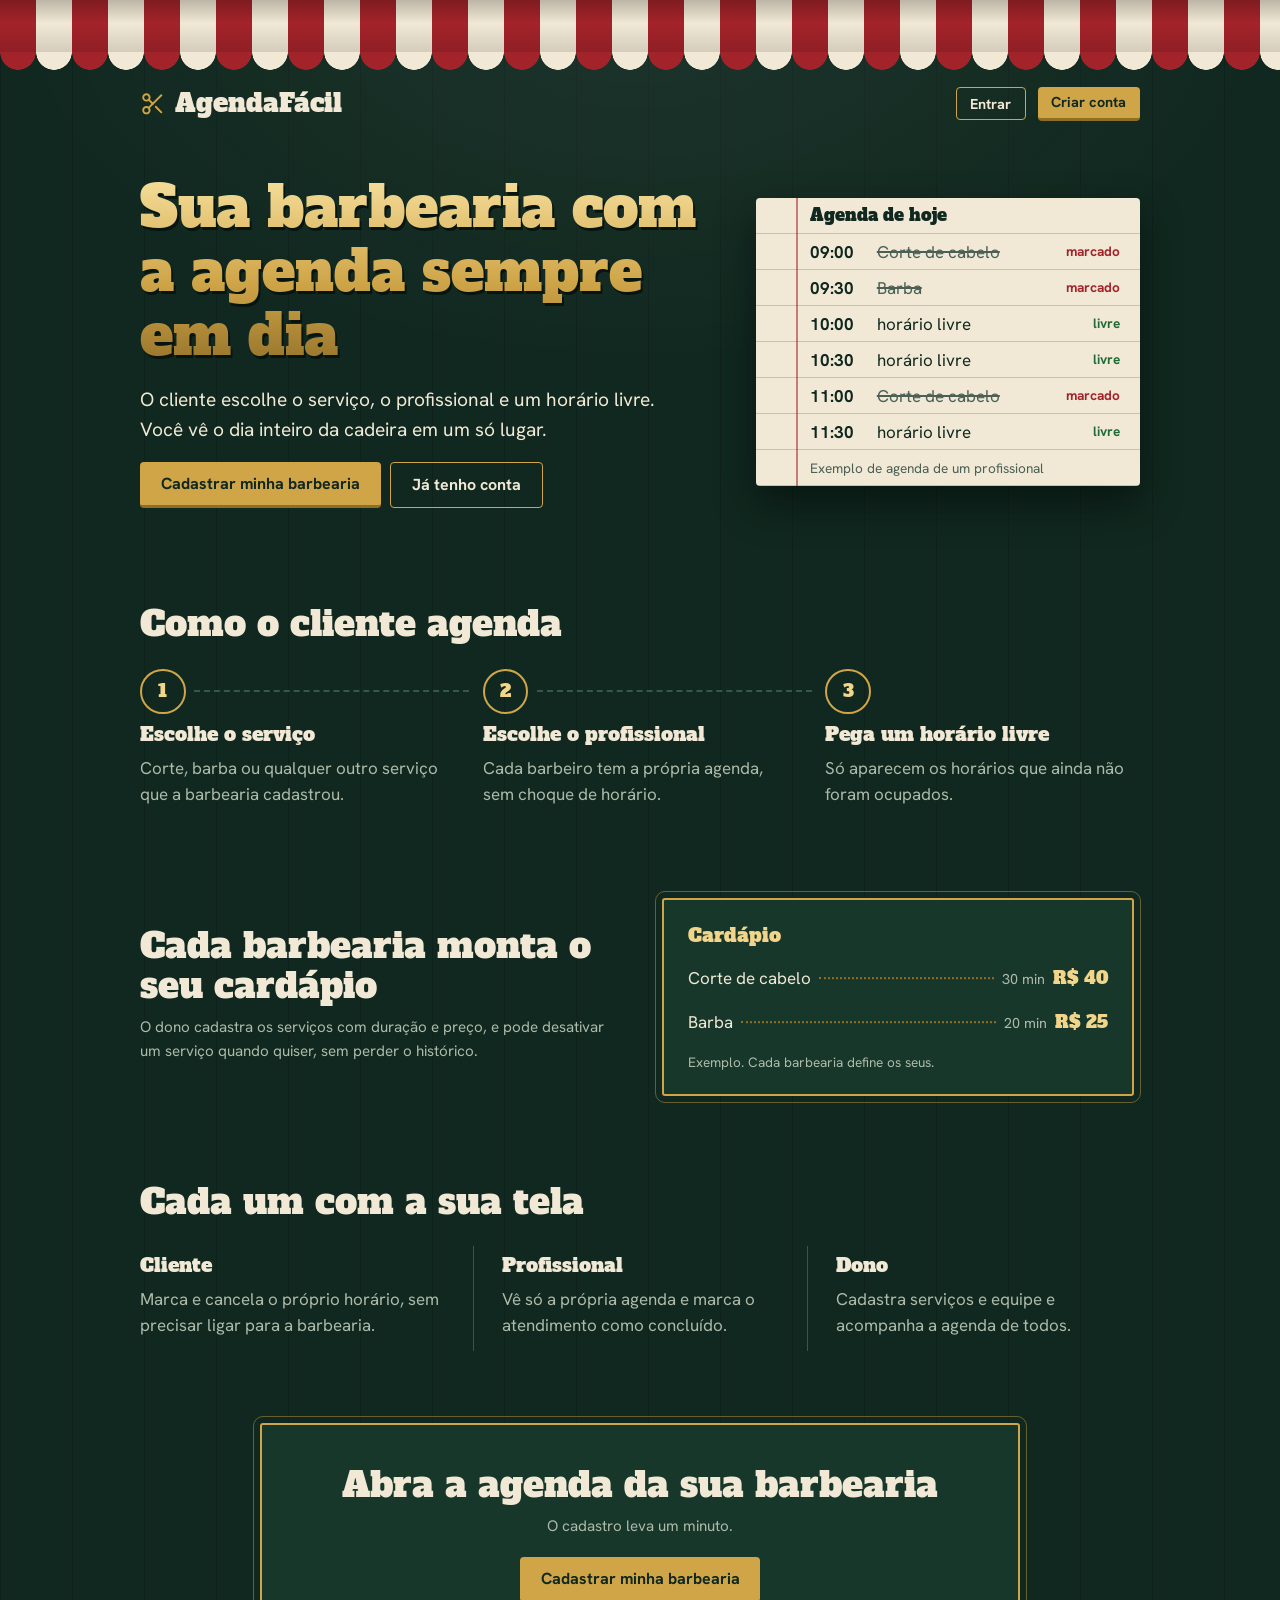
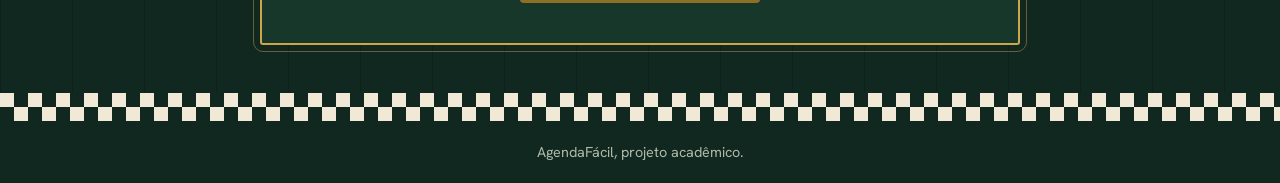
<file: src/main/resources/static/index.html>
<!DOCTYPE html>
<html lang="pt-BR">
<head>
  <meta charset="UTF-8">
  <meta name="viewport" content="width=device-width, initial-scale=1">
  <meta name="theme-color" content="#10281f">
  <title>AgendaFácil · Agenda online para barbearias</title>
  <link rel="preconnect" href="https://fonts.googleapis.com">
  <link rel="preconnect" href="https://fonts.gstatic.com" crossorigin>
  <link href="https://fonts.googleapis.com/css2?family=Alfa+Slab+One&family=Hanken+Grotesk:wght@400;500;600;700&display=swap" rel="stylesheet">
  <link rel="stylesheet" href="css/style.css">
</head>
<body>
  <div class="toldo" aria-hidden="true"></div>

  <header class="nav">
    <a class="marca" href="index.html"><svg class="ico" viewBox="0 0 24 24" aria-hidden="true"><circle cx="6" cy="6" r="3"/><path d="M8.12 8.12 12 12"/><path d="M20 4 8.12 15.88"/><circle cx="6" cy="18" r="3"/><path d="M14.8 14.8 20 20"/></svg><span>AgendaFácil</span></a>
    <nav>
      <a class="btn btn-sec btn-peq" href="login.html">Entrar</a>
      <a class="btn btn-peq" href="cadastro.html">Criar conta</a>
    </nav>
  </header>

  <main>
    <section class="hero">
      <div>
        <h1 class="folha-ouro">Sua barbearia com a agenda sempre em dia</h1>
        <p class="lead">O cliente escolhe o serviço, o profissional e um horário livre. Você vê o dia inteiro da cadeira em um só lugar.</p>
        <div class="form-acoes">
          <a class="btn" href="cadastro.html">Cadastrar minha barbearia</a>
          <a class="btn btn-sec" href="login.html">Já tenho conta</a>
        </div>
      </div>

      <figure class="livro">
        <h3>Agenda de hoje</h3>
        <ul>
          <li class="ocupado"><time>09:00</time><span>Corte de cabelo</span><b>marcado</b></li>
          <li class="ocupado"><time>09:30</time><span>Barba</span><b>marcado</b></li>
          <li><time>10:00</time><span>horário livre</span><b>livre</b></li>
          <li><time>10:30</time><span>horário livre</span><b>livre</b></li>
          <li class="ocupado"><time>11:00</time><span>Corte de cabelo</span><b>marcado</b></li>
          <li><time>11:30</time><span>horário livre</span><b>livre</b></li>
        </ul>
        <figcaption>Exemplo de agenda de um profissional</figcaption>
      </figure>
    </section>

    <section class="secao">
      <h2>Como o cliente agenda</h2>
      <ol class="etapas">
        <li class="etapa"><h3>Escolhe o serviço</h3><p>Corte, barba ou qualquer outro serviço que a barbearia cadastrou.</p></li>
        <li class="etapa"><h3>Escolhe o profissional</h3><p>Cada barbeiro tem a própria agenda, sem choque de horário.</p></li>
        <li class="etapa"><h3>Pega um horário livre</h3><p>Só aparecem os horários que ainda não foram ocupados.</p></li>
      </ol>
    </section>

    <section class="secao secao-dupla">
      <div>
        <h2>Cada barbearia monta o seu cardápio</h2>
        <p class="mudo">O dono cadastra os serviços com duração e preço, e pode desativar um serviço quando quiser, sem perder o histórico.</p>
      </div>
      <div class="cardapio moldura">
        <h3>Cardápio</h3>
        <ul>
          <li><span>Corte de cabelo</span><span class="pontos"></span><span class="duracao">30 min</span><span class="preco">R$ 40</span></li>
          <li><span>Barba</span><span class="pontos"></span><span class="duracao">20 min</span><span class="preco">R$ 25</span></li>
        </ul>
        <p class="mudo">Exemplo. Cada barbearia define os seus.</p>
      </div>
    </section>

    <section class="secao">
      <h2>Cada um com a sua tela</h2>
      <div class="papeis">
        <div class="papel"><h3>Cliente</h3><p>Marca e cancela o próprio horário, sem precisar ligar para a barbearia.</p></div>
        <div class="papel"><h3>Profissional</h3><p>Vê só a própria agenda e marca o atendimento como concluído.</p></div>
        <div class="papel"><h3>Dono</h3><p>Cadastra serviços e equipe e acompanha a agenda de todos.</p></div>
      </div>
    </section>

    <section class="chamada moldura">
      <h2>Abra a agenda da sua barbearia</h2>
      <p class="mudo">O cadastro leva um minuto.</p>
      <div class="form-acoes"><a class="btn" href="cadastro.html">Cadastrar minha barbearia</a></div>
    </section>
  </main>

  <footer>
    <div class="piso" aria-hidden="true"></div>
    <p class="rodape">AgendaFácil, projeto acadêmico.</p>
  </footer>
</body>
</html>
</file>
<file: src/main/resources/static/css/style.css>
/* =====================================================================
   AgendaFácil · tema "barbearia clássica"
   Verde-garrafa de parede revestida, letreiro em folha de ouro,
   toldo listrado, livro de agenda em papel marfim.
   Para usar foto real no topo: veja o comentário em .hero.
   ===================================================================== */

:root {
  --verde: #10281f;        /* verde-garrafa: fundo */
  --verde-2: #17372b;      /* painéis */
  --linha: #35584a;        /* filetes */
  --marfim: #f1e9d6;       /* texto e papel */
  --salvia: #aebaa9;       /* texto secundário */
  --ouro: #cfa548;         /* folha de ouro */
  --ouro-claro: #f0d58a;
  --ouro-escuro: #8f6f24;
  --toldo: #a3232a;        /* vermelho do toldo */
  --ok: #7cc08a;
  --erro: #ee7d73;

  --f-display: "Alfa Slab One", Rockwell, "Roboto Slab", Georgia, serif;
  --f-corpo: "Hanken Grotesk", system-ui, -apple-system, "Segoe UI", Roboto, sans-serif;
}

* { box-sizing: border-box; }
[hidden] { display: none !important; }

html { background: var(--verde); }
body {
  margin: 0;
  font-family: var(--f-corpo);
  font-size: 1.0625rem;
  line-height: 1.55;
  color: var(--marfim);
  min-height: 100vh;
  /* parede revestida em réguas verticais + luz suave vindo do alto */
  background:
    radial-gradient(900px 520px at 50% 0, rgba(255, 255, 255, .06), transparent 70%),
    repeating-linear-gradient(90deg, rgba(0, 0, 0, .14) 0 1px, transparent 1px 72px),
    var(--verde);
}

h1, h2, h3 {
  font-family: var(--f-display);
  font-weight: 400;
  line-height: 1.15;
  margin: 0 0 .6rem;
}
h1 { font-size: clamp(2.2rem, 6vw, 3.5rem); }
h2 { font-size: clamp(1.6rem, 3.6vw, 2.2rem); }
h3 { font-size: 1.2rem; }
p { margin: .3rem 0; }
a { color: var(--ouro-claro); }
.mudo { color: var(--salvia); font-size: .95rem; }

:focus-visible { outline: 3px solid var(--ouro-claro); outline-offset: 2px; }

/* ---------- toldo (elemento de marca) ---------- */
.toldo {
  --larg: 36px;
  position: relative;
  height: 52px;
  transform-origin: top;
  background:
    linear-gradient(180deg, rgba(0, 0, 0, .22), transparent 45%, rgba(0, 0, 0, .12)),
    repeating-linear-gradient(90deg, var(--toldo) 0 var(--larg), var(--marfim) var(--larg) calc(var(--larg) * 2));
  animation: desenrolar .7s cubic-bezier(.2, .8, .2, 1) both;
  z-index: 2;
}
.toldo::after {
  content: "";
  position: absolute; left: 0; right: 0; top: 100%;
  height: calc(var(--larg) / 2);
  background: repeating-linear-gradient(90deg, var(--toldo) 0 var(--larg), var(--marfim) var(--larg) calc(var(--larg) * 2));
  -webkit-mask: radial-gradient(circle at calc(var(--larg) / 2) 0, #000 calc(var(--larg) / 2 - .5px), transparent calc(var(--larg) / 2)) 0 0 / var(--larg) calc(var(--larg) / 2) repeat-x;
          mask: radial-gradient(circle at calc(var(--larg) / 2) 0, #000 calc(var(--larg) / 2 - .5px), transparent calc(var(--larg) / 2)) 0 0 / var(--larg) calc(var(--larg) / 2) repeat-x;
  filter: drop-shadow(0 6px 5px rgba(0, 0, 0, .4));
}
.toldo-fino { --larg: 20px; height: 12px; }
@keyframes desenrolar { from { transform: scaleY(0); } to { transform: scaleY(1); } }

/* ---------- topo ---------- */
.nav {
  display: flex; align-items: center; justify-content: space-between; gap: 1rem; flex-wrap: wrap;
  max-width: 1040px; margin: 0 auto; padding: 2rem 1.25rem .75rem;
}
.marca {
  display: inline-flex; align-items: center; gap: .6rem;
  font-family: var(--f-display); font-size: 1.6rem; color: var(--marfim); text-decoration: none;
}
.marca .ico { color: var(--ouro); width: 1.6rem; height: 1.6rem; }
.marca small { font-family: var(--f-corpo); font-size: .95rem; color: var(--salvia); margin-left: .25rem; }
.nav nav, .usuario { display: flex; align-items: center; gap: .75rem; flex-wrap: wrap; }
.usuario span { color: var(--salvia); font-size: .95rem; }

.ico { width: 1.25em; height: 1.25em; fill: none; stroke: currentColor; stroke-width: 1.8; stroke-linecap: round; stroke-linejoin: round; }

/* ---------- botões ---------- */
.btn {
  display: inline-block; cursor: pointer; text-decoration: none; font: 700 1rem var(--f-corpo);
  background: var(--ouro); color: var(--verde);
  border: 0; border-bottom: 3px solid var(--ouro-escuro); border-radius: 4px;
  padding: .7rem 1.3rem;
  transition: background-color .15s, transform .08s, border-bottom-width .08s;
}
.btn:hover { background: var(--ouro-claro); }
.btn:active { transform: translateY(2px); border-bottom-width: 1px; }
.btn:disabled { opacity: .45; cursor: not-allowed; transform: none; }
.btn-sec { background: transparent; color: var(--marfim); border: 1.5px solid var(--ouro); border-bottom-width: 1.5px; }
.btn-sec:hover { background: rgba(207, 165, 72, .15); }
.btn-perigo { background: transparent; color: var(--erro); border: 1.5px solid var(--erro); border-bottom-width: 1.5px; }
.btn-perigo:hover { background: rgba(238, 125, 115, .14); }
.btn-peq { padding: .4rem .85rem; font-size: .9rem; }

/* ---------- formulários ---------- */
label { display: block; margin: .9rem 0 .3rem; font-size: .92rem; font-weight: 500; color: var(--salvia); }
input, select {
  width: 100%; padding: .7rem .8rem; font: inherit; color: var(--marfim); color-scheme: dark;
  background: var(--verde); border: 1px solid var(--linha); border-radius: 3px;
}
input:focus, select:focus { outline: 2px solid var(--ouro); outline-offset: 1px; border-color: var(--ouro); }
.linha { display: grid; gap: .75rem; grid-template-columns: repeat(auto-fit, minmax(190px, 1fr)); }
.form-acoes { margin-top: 1.1rem; display: flex; gap: .6rem; flex-wrap: wrap; }
.erro-form { color: var(--erro); min-height: 1.4rem; margin: .75rem 0 0; font-size: .95rem; }

/* ---------- painéis ---------- */
.caixa {
  background: var(--verde-2); border: 1px solid var(--linha); border-radius: 4px;
  padding: 1.25rem; margin-bottom: 1.25rem;
}
.moldura {
  border: 2px solid var(--ouro); outline: 1px solid rgba(207, 165, 72, .45); outline-offset: 6px;
  border-radius: 3px; background: var(--verde-2);
}

/* ---------- landing ---------- */
.hero {
  /* Para usar uma foto sua: coloque em static/img/vitrine.jpg e troque a linha abaixo por
     background: linear-gradient(rgba(16,40,31,.82), rgba(16,40,31,.82)), url("../img/vitrine.jpg") center / cover; */
  max-width: 1040px; margin: 0 auto; padding: 2.5rem 1.25rem 3.5rem;
  display: grid; gap: 2.5rem; align-items: center; grid-template-columns: 1fr;
}
@media (min-width: 860px) { .hero { grid-template-columns: 1.2fr .8fr; } }
.folha-ouro {
  background: linear-gradient(180deg, #f6df9c 0%, #cfa548 55%, #94722a 100%);
  -webkit-background-clip: text; background-clip: text; color: transparent;
  filter: drop-shadow(2px 3px 0 #08150f);
  margin-bottom: 1rem;
}
.lead { font-size: 1.2rem; color: var(--marfim); max-width: 34rem; }

/* livro de agenda: papel marfim com linhas e margem vermelha */
.livro {
  margin: 0; position: relative; color: var(--verde); background-color: var(--marfim);
  border-radius: 4px; padding: 0 1.25rem 0 3.4rem; box-shadow: 0 18px 40px rgba(0, 0, 0, .45);
  background-image: repeating-linear-gradient(180deg, transparent 0 35px, rgba(16, 40, 31, .2) 35px 36px);
}
.livro::before {
  content: ""; position: absolute; left: 2.5rem; top: 0; bottom: 0; width: 2px; background: var(--toldo); opacity: .55;
}
.livro h3 { height: 36px; line-height: 36px; margin: 0; font-size: 1.05rem; }
.livro ul { list-style: none; margin: 0; padding: 0; }
.livro li { height: 36px; display: flex; align-items: center; gap: .75rem; }
.livro time { font-weight: 700; font-variant-numeric: tabular-nums; width: 3.4rem; }
.livro li span { flex: 1; }
.livro li b { font-size: .85rem; font-weight: 700; color: #1f6b36; }
.livro li.ocupado span { text-decoration: line-through; text-decoration-thickness: 2px; color: #4b5f55; }
.livro li.ocupado b { color: var(--toldo); }
.livro figcaption { height: 36px; line-height: 36px; font-size: .85rem; color: #4b5f55; }

.secao { max-width: 1040px; margin: 0 auto; padding: 2.5rem 1.25rem; }
.secao > h2 { margin-bottom: 1.5rem; }

/* etapas: sequência real, por isso numeradas */
.etapas {
  list-style: none; margin: 0; padding: 0; counter-reset: etapa;
  display: grid; gap: 1.75rem; grid-template-columns: repeat(auto-fit, minmax(220px, 1fr));
}
.etapa { position: relative; padding-top: 3.4rem; }
.etapa::before {
  counter-increment: etapa; content: counter(etapa);
  position: absolute; top: 0; left: 0; width: 2.6rem; height: 2.6rem; border-radius: 50%;
  border: 2px solid var(--ouro); color: var(--ouro-claro); display: grid; place-items: center;
  font-family: var(--f-display); font-size: 1.1rem;
}
@media (min-width: 760px) {
  .etapa:not(:last-child)::after {
    content: ""; position: absolute; top: 1.3rem; left: 3.4rem; right: -.9rem; border-top: 2px dashed var(--linha);
  }
}
.etapa p { color: var(--salvia); }

/* cardápio com pontilhado, como quadro de preços */
.secao-dupla { display: grid; gap: 2rem; align-items: center; grid-template-columns: 1fr; }
@media (min-width: 860px) { .secao-dupla { grid-template-columns: 1fr 1fr; } }
.cardapio { padding: 1.5rem 1.5rem 1rem; margin: 6px; }
.cardapio h3 { color: var(--ouro-claro); }
.cardapio ul { list-style: none; margin: 0; padding: 0; }
.cardapio li { display: flex; align-items: baseline; gap: .5rem; padding: .55rem 0; }
.cardapio .pontos { flex: 1; border-bottom: 2px dotted var(--ouro-escuro); transform: translateY(-.3rem); }
.cardapio .preco { font-family: var(--f-display); color: var(--ouro-claro); }
.cardapio .duracao { color: var(--salvia); font-size: .9rem; }
.cardapio .mudo { margin-top: .5rem; font-size: .85rem; }

.papeis { display: grid; grid-template-columns: 1fr; }
.papel { border-top: 1px solid var(--linha); padding: 1.25rem 0; }
.papel p { color: var(--salvia); }
@media (min-width: 760px) {
  .papeis { grid-template-columns: repeat(3, 1fr); }
  .papel { border-top: 0; border-left: 1px solid var(--linha); padding: .5rem 1.75rem; }
  .papel:first-child { border-left: 0; padding-left: 0; }
}

.chamada { text-align: center; padding: 2.5rem 1.5rem; margin: 2rem auto 3rem; max-width: 760px; }
.chamada .form-acoes { justify-content: center; }

.piso {
  height: 28px;
  background: repeating-conic-gradient(var(--verde) 0 25%, var(--marfim) 0 50%) 0 0 / 28px 28px;
}
.rodape { text-align: center; color: var(--salvia); padding: 1.25rem; margin: 0; font-size: .9rem; background: var(--verde); }

/* ---------- entrada (login e cadastro) ---------- */
.auth-centro { display: grid; place-items: center; padding: 1.5rem 1.25rem 3rem; }
.auth { width: 100%; max-width: 450px; padding: 1.75rem 1.5rem; margin: 6px; }
.auth h1 { font-size: 2rem; color: var(--ouro-claro); }
.alternar { display: flex; gap: 1.25rem; border-bottom: 1px solid var(--linha); margin: .25rem 0 .5rem; }

/* ---------- painel ---------- */
.boas-vindas { max-width: 920px; margin: 0 auto; padding: 1rem 1.25rem .5rem; }
.saudacao { font-family: var(--f-display); font-size: clamp(1.6rem, 4vw, 2.2rem); margin: 0; color: var(--ouro-claro); }

.abas {
  max-width: 920px; margin: 0 auto; padding: 0 1.25rem; display: flex; gap: 1.5rem; overflow-x: auto;
  border-bottom: 1px solid var(--linha);
}
.aba {
  background: none; border: 0; border-bottom: 3px solid transparent; color: var(--salvia);
  font: 600 1rem var(--f-corpo); padding: .8rem .1rem; cursor: pointer; white-space: nowrap;
}
.aba:hover { color: var(--marfim); }
.aba.ativa { color: var(--marfim); border-bottom-color: var(--ouro); }

.conteudo { max-width: 920px; margin: 0 auto; padding: 1.5rem 1.25rem 3rem; }
.conteudo h2 { position: relative; padding-bottom: .6rem; margin-bottom: 1.1rem; }
.conteudo h2::after { content: ""; position: absolute; left: 0; bottom: 0; width: 3rem; height: 3px; background: var(--ouro); }
.conteudo h3 { margin: 1.5rem 0 .75rem; color: var(--salvia); font-size: 1.05rem; }

/* itens simples (serviços e equipe): linhas, não caixas */
.cartao { padding: .9rem 0; border-bottom: 1px solid var(--linha); }
.cartao-topo { display: flex; justify-content: space-between; align-items: center; gap: .75rem; }
.acoes { display: flex; gap: .5rem; flex-wrap: wrap; margin-top: .7rem; }

.selo { font-size: .8rem; font-weight: 700; padding: .12rem .65rem; border-radius: 999px; border: 1.5px solid currentColor; white-space: nowrap; }
.selo-ativo { color: var(--ok); }
.selo-inativo { color: var(--erro); }

/* comanda: agendamento como senha de papel, com picote */
.cartao.comanda {
  display: grid; grid-template-columns: 88px 1fr; padding: 0; border: 0; border-radius: 4px; position: relative;
  background: var(--marfim); color: var(--verde); margin-bottom: 1rem; box-shadow: 0 8px 20px rgba(0, 0, 0, .3);
}
.comanda::before, .comanda::after {
  content: ""; position: absolute; left: 79px; width: 18px; height: 18px; border-radius: 50%; background: var(--verde);
}
.comanda::before { top: -9px; }
.comanda::after { bottom: -9px; }
.comanda-data {
  display: flex; flex-direction: column; align-items: center; justify-content: center; padding: .9rem .4rem;
  border-right: 2px dashed rgba(16, 40, 31, .35); background: rgba(207, 165, 72, .25); line-height: 1.1;
}
.comanda-data .dia { font-family: var(--f-display); font-size: 2rem; }
.comanda-data .mes, .comanda-data .dia-semana { font-size: .8rem; font-weight: 700; text-transform: capitalize; }
.comanda-corpo { padding: .85rem 1rem; }
.comanda .mudo { color: #4b5f55; }
.comanda .preco { font-weight: 700; }
.comanda .selo-agendado { color: var(--toldo); }
.comanda .selo-concluido { color: #1f6b36; }
.comanda .selo-cancelado { color: #8a2a24; }
.comanda.status-concluido .comanda-data { background: rgba(124, 192, 138, .4); }
.comanda.status-cancelado { opacity: .65; }
.comanda.status-cancelado .comanda-data { background: rgba(16, 40, 31, .1); }
.comanda.status-cancelado .comanda-corpo strong { text-decoration: line-through; }

/* horários livres */
.slots { display: flex; flex-wrap: wrap; gap: .5rem; margin-top: .9rem; }
.slot {
  background: transparent; color: var(--marfim); border: 1.5px solid var(--ouro); border-radius: 4px; cursor: pointer;
  padding: .5rem .95rem; font: 700 1rem var(--f-corpo); font-variant-numeric: tabular-nums;
  transition: background-color .15s;
}
.slot:hover { background: rgba(207, 165, 72, .2); }
.slot.escolhido { background: var(--ouro); color: var(--verde); }

/* aviso */
.toast {
  position: fixed; left: 50%; bottom: 1.5rem; transform: translateX(-50%); z-index: 20; max-width: 92vw;
  background: var(--marfim); color: var(--verde); font-weight: 600; padding: .8rem 1.2rem;
  border-left: 6px solid var(--ok); border-radius: 3px; box-shadow: 0 10px 30px rgba(0, 0, 0, .5);
}
.toast.erro { border-left-color: var(--toldo); }

@media (prefers-reduced-motion: reduce) {
  .toldo { animation: none; }
  .btn, .slot { transition: none; }
}
</file>
